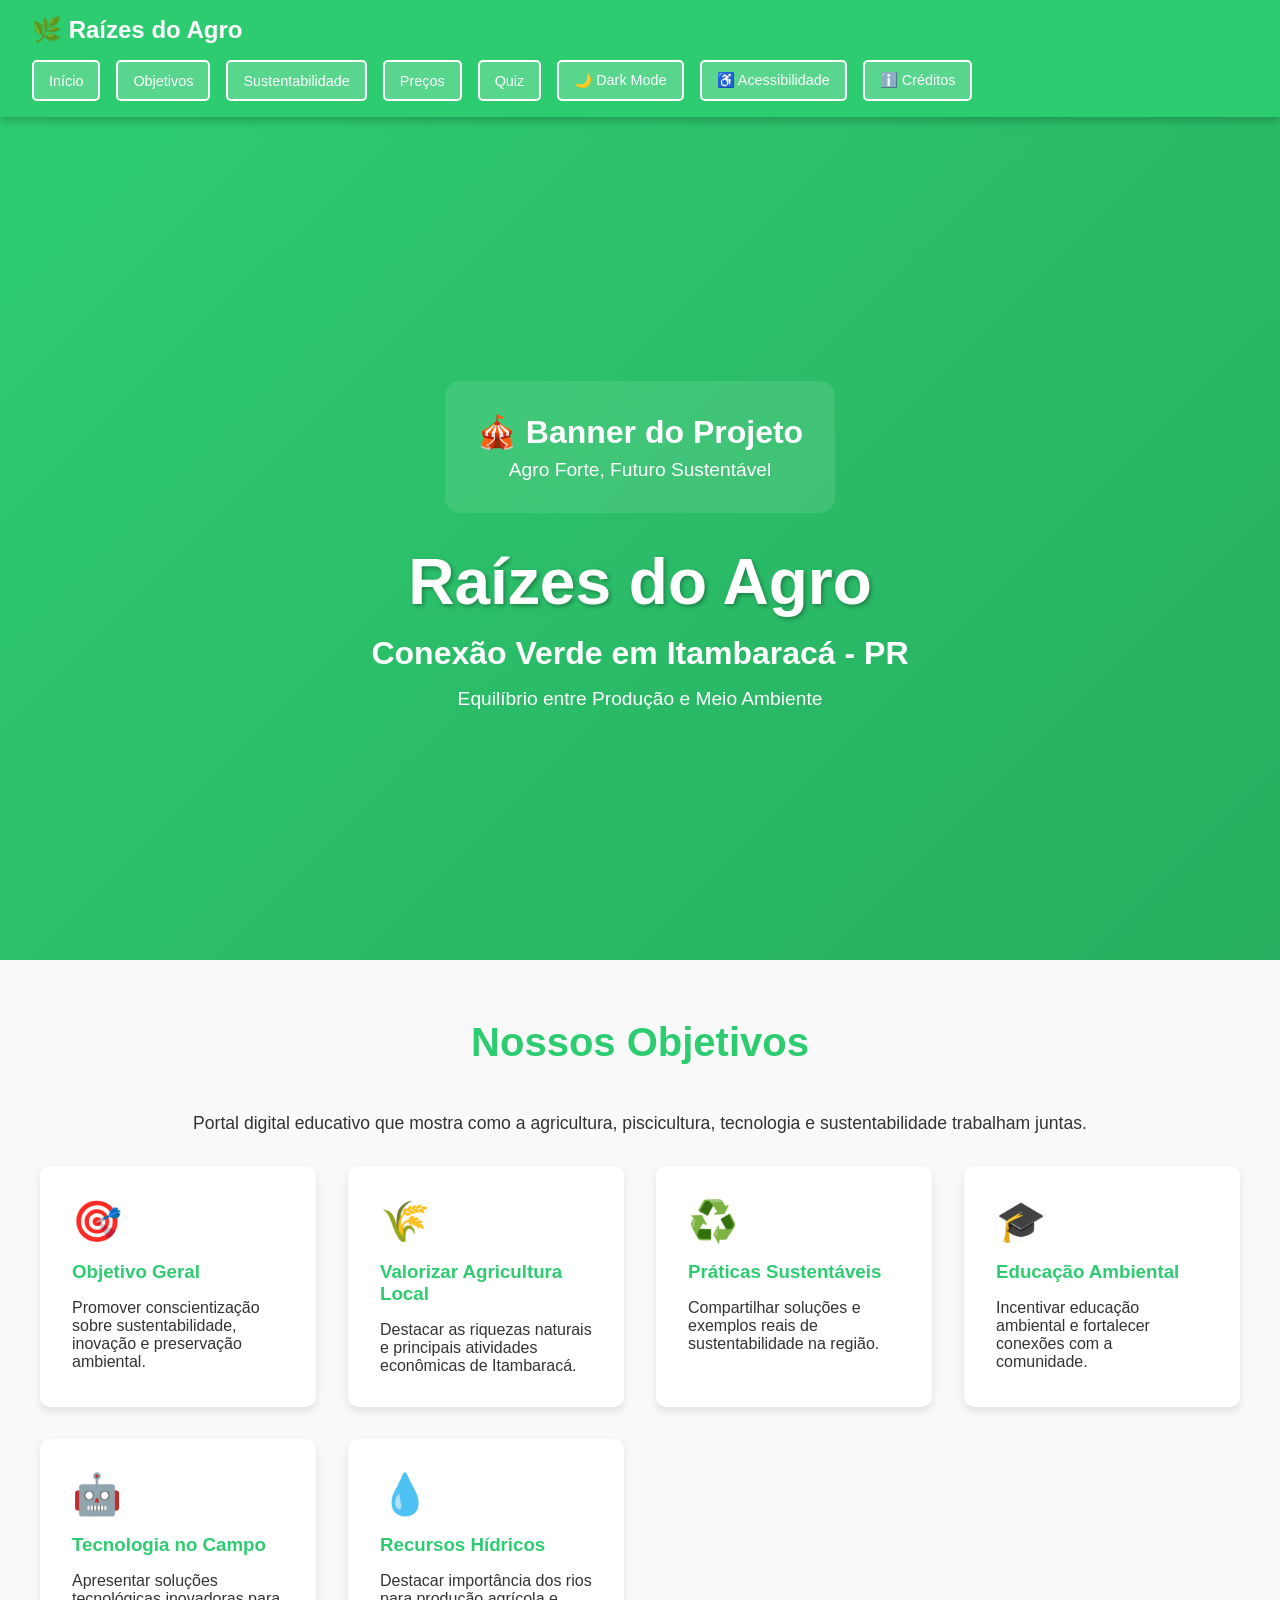
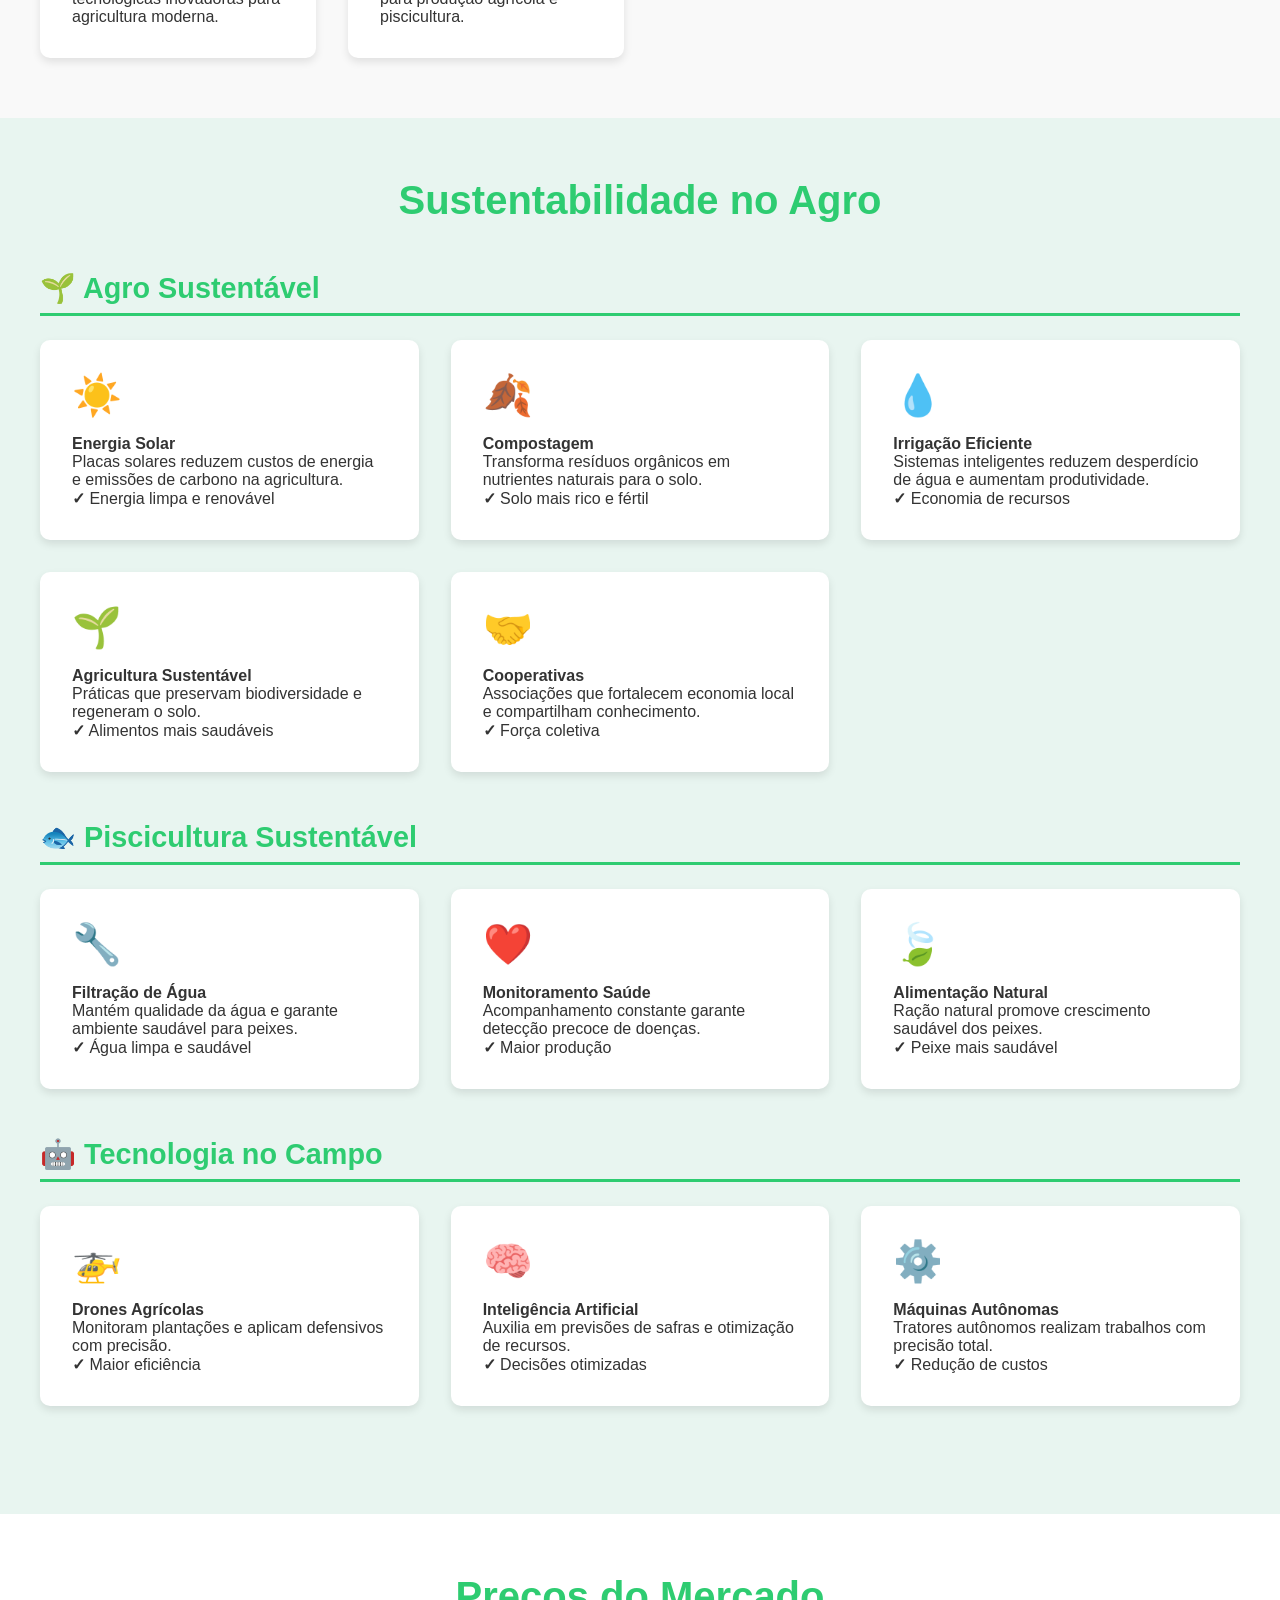
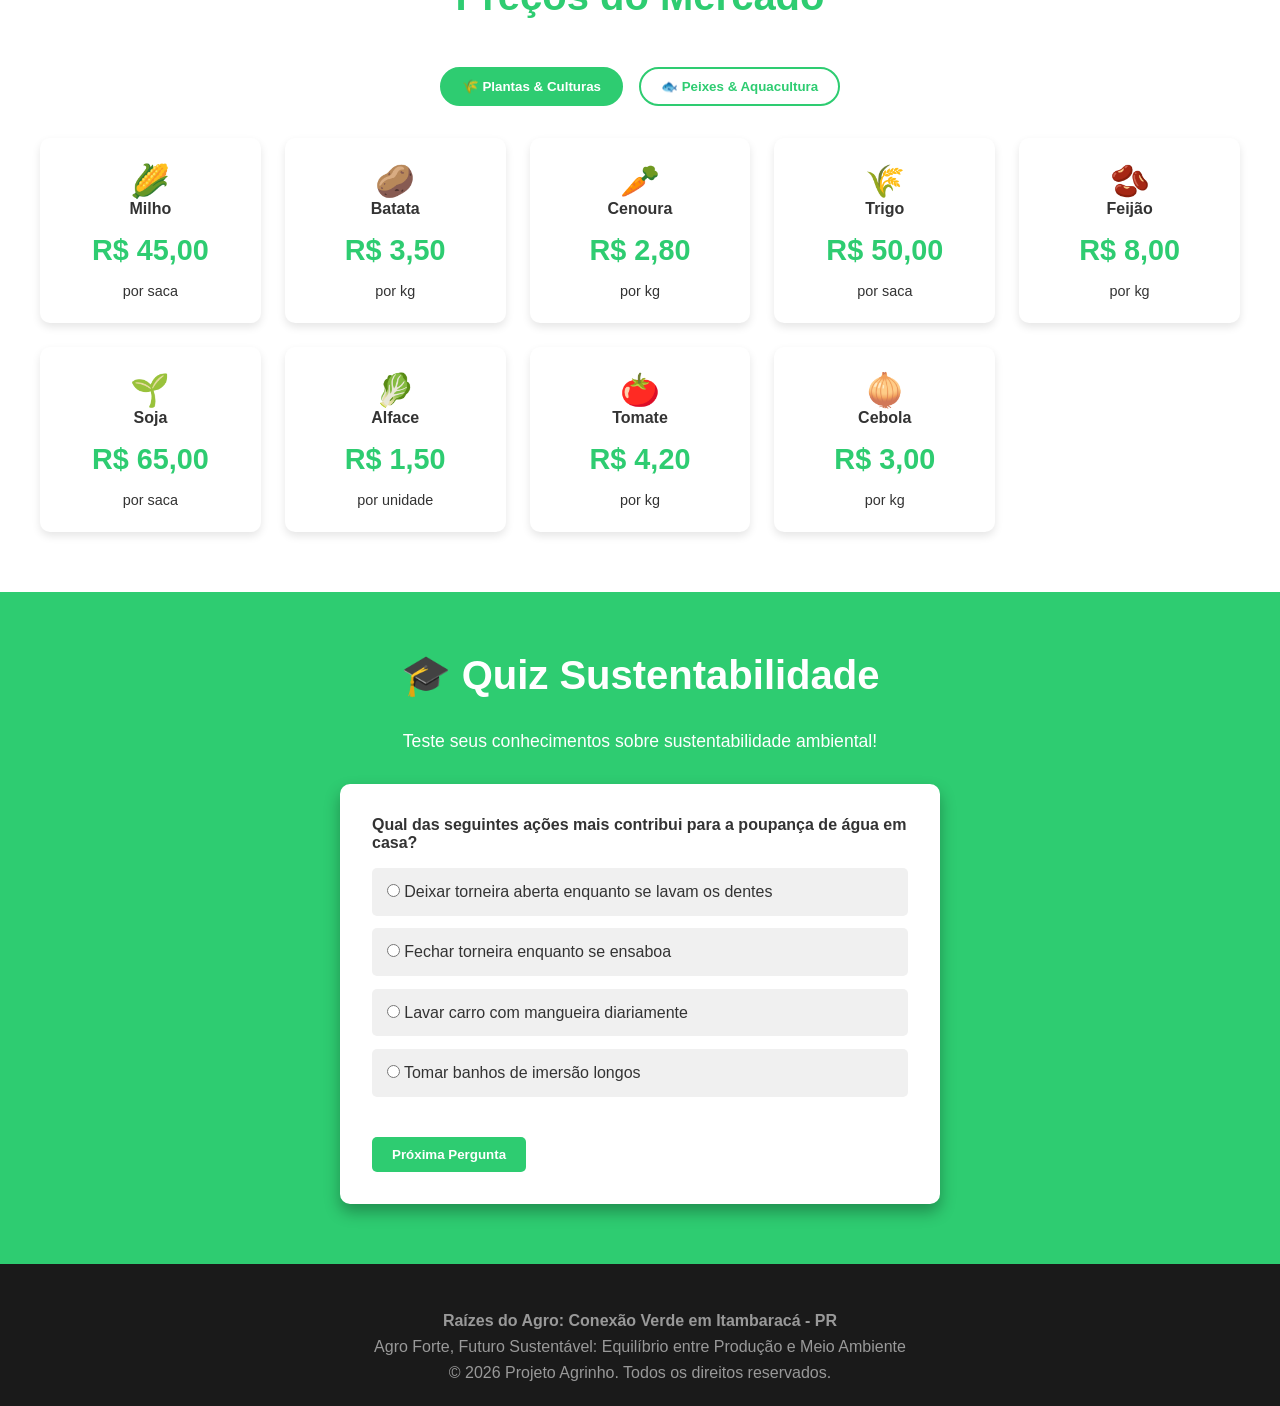
<file: index.html>
<!DOCTYPE html>
<html lang="pt-BR">
<head>
    <meta charset="UTF-8">
    <meta name="viewport" content="width=device-width, initial-scale=1.0">
    <title>Raízes do Agro</title>
    <style>
        * {margin: 0; padding: 0; box-sizing: border-box;}
        html {scroll-behavior: smooth;}
        body {font-family: 'Segoe UI', Tahoma, Geneva, Verdana, sans-serif; background: #f0f0f0; color: #333; transition: 0.3s;}
        body.dark {background: #1a1a1a; color: #fff;}
        
        .navbar {background: #2ecc71; padding: 1rem 2rem; position: fixed; top: 0; width: 100%; z-index: 1000; box-shadow: 0 4px 8px rgba(0,0,0,0.2);}
        .navbar h1 {font-size: 1.5rem; color: white; margin-bottom: 1rem;}
        .nav-buttons {display: flex; gap: 1rem; flex-wrap: wrap;}
        .nav-btn {background: rgba(255,255,255,0.2); border: 2px solid white; color: white; padding: 10px 15px; border-radius: 5px; cursor: pointer; font-size: 0.9rem; transition: 0.3s;}
        .nav-btn:hover {background: white; color: #2ecc71;}
        
        .hero {background: linear-gradient(135deg, #2ecc71, #27ae60); color: white; padding: 150px 2rem 80px; text-align: center; min-height: 100vh; display: flex; flex-direction: column; justify-content: center; align-items: center; margin-top: 60px;}
        .hero h1 {font-size: 4rem; margin-bottom: 1rem; text-shadow: 2px 2px 4px rgba(0,0,0,0.3);}
        .hero h2 {font-size: 2rem; margin-bottom: 1rem;}
        .hero p {font-size: 1.2rem; max-width: 600px; margin: 0 auto;}
        
        .section {padding: 60px 2rem;}
        .section-title {font-size: 2.5rem; color: #2ecc71; text-align: center; margin-bottom: 3rem;}
        .container {max-width: 1200px; margin: 0 auto;}
        
        .objectives {display: grid; grid-template-columns: repeat(auto-fit, minmax(250px, 1fr)); gap: 2rem;}
        .card {background: white; padding: 2rem; border-radius: 10px; box-shadow: 0 4px 8px rgba(0,0,0,0.1); transition: 0.3s;}
        body.dark .card {background: #2a2a2a;}
        .card:hover {transform: translateY(-5px); box-shadow: 0 8px 16px rgba(46, 204, 113, 0.3);}
        .card h3 {color: #2ecc71; margin-bottom: 1rem;}
        .card-icon {font-size: 2.5rem; margin-bottom: 1rem;}
        
        .sustain-grid {display: grid; grid-template-columns: repeat(auto-fit, minmax(300px, 1fr)); gap: 2rem; margin-bottom: 3rem;}
        .sustain-title {font-size: 1.8rem; color: #2ecc71; margin-bottom: 1.5rem; border-bottom: 3px solid #2ecc71; padding-bottom: 0.5rem;}
        
        .precos-section {background: #fff;}
        body.dark .precos-section {background: #1a1a1a;}
        .tabs {display: flex; gap: 1rem; justify-content: center; margin-bottom: 2rem; flex-wrap: wrap;}
        .tab-btn {padding: 10px 20px; border: 2px solid #2ecc71; background: transparent; color: #2ecc71; border-radius: 25px; cursor: pointer; font-weight: 600; transition: 0.3s;}
        .tab-btn.active {background: #2ecc71; color: white;}
        .tab-content {display: none;}
        .tab-content.active {display: grid; grid-template-columns: repeat(auto-fit, minmax(200px, 1fr)); gap: 1.5rem;}
        .price-card {background: white; padding: 1.5rem; border-radius: 10px; text-align: center; box-shadow: 0 4px 8px rgba(0,0,0,0.1);}
        body.dark .price-card {background: #2a2a2a;}
        .price-value {font-size: 1.8rem; color: #2ecc71; font-weight: 700; margin: 1rem 0;}
        
        .quiz-section {background: #2ecc71; color: white; padding: 60px 2rem;}
        .quiz-container {max-width: 600px; background: white; color: #333; padding: 2rem; border-radius: 10px; margin: 0 auto; box-shadow: 0 8px 16px rgba(0,0,0,0.3);}
        .quiz-q {margin-bottom: 1.5rem;}
        .quiz-q h4 {margin-bottom: 1rem;}
        .quiz-options {display: flex; flex-direction: column; gap: 0.8rem;}
        .quiz-option {padding: 0.8rem; background: #f0f0f0; border: 2px solid transparent; border-radius: 5px; cursor: pointer; transition: 0.3s;}
        .quiz-option:hover {border-color: #2ecc71; background: #e8f8f0;}
        .quiz-option.correct {background: #d4edda; border-color: #28a745;}
        .quiz-option.incorrect {background: #f8d7da; border-color: #dc3545;}
        .btn-answer {background: #2ecc71; color: white; padding: 10px 20px; border: none; border-radius: 5px; cursor: pointer; margin-top: 1rem; font-weight: 600;}
        .btn-answer:hover {background: #27ae60;}
        
        .modal {display: none; position: fixed; z-index: 2000; top: 0; left: 0; width: 100%; height: 100%; background: rgba(0,0,0,0.5);}
        .modal-content {background: white; margin: 10% auto; padding: 2rem; border-radius: 10px; max-width: 500px; box-shadow: 0 8px 16px rgba(0,0,0,0.3);}
        body.dark .modal-content {background: #2a2a2a;}
        .modal-close {float: right; font-size: 2rem; cursor: pointer; color: #aaa;}
        .modal-close:hover {color: #2ecc71;}
        
        .footer {background: #1a1a1a; color: #999; padding: 3rem 2rem 1rem; text-align: center;}
        .footer p {margin-bottom: 0.5rem;}
        
        @media (max-width: 768px) {
            .hero h1 {font-size: 2rem;}
            .hero h2 {font-size: 1.5rem;}
            .section-title {font-size: 1.8rem;}
        }
    </style>
</head>
<body>
    <!-- Navigation -->
    <nav class="navbar">
        <h1>🌿 Raízes do Agro</h1>
        <div class="nav-buttons">
            <button class="nav-btn" onclick="scrollTo('inicio')">Início</button>
            <button class="nav-btn" onclick="scrollTo('objetivos')">Objetivos</button>
            <button class="nav-btn" onclick="scrollTo('sustentavel')">Sustentabilidade</button>
            <button class="nav-btn" onclick="scrollTo('precos')">Preços</button>
            <button class="nav-btn" onclick="scrollTo('quiz')">Quiz</button>
            <button class="nav-btn" onclick="toggleDarkMode()">🌙 Dark Mode</button>
            <button class="nav-btn" onclick="openModal('accessibility')">♿ Acessibilidade</button>
            <button class="nav-btn" onclick="openModal('credits')">ℹ️ Créditos</button>
        </div>
    </nav>

    <!-- Hero Section -->
    <section class="hero" id="inicio">
        <div style="background: rgba(255,255,255,0.1); padding: 2rem; border-radius: 15px; margin-bottom: 2rem;">
            <h2 style="font-size: 2rem; margin-bottom: 0.5rem;">🎪 Banner do Projeto</h2>
            <p>Agro Forte, Futuro Sustentável</p>
        </div>
        <h1>Raízes do Agro</h1>
        <h2>Conexão Verde em Itambaracá - PR</h2>
        <p>Equilíbrio entre Produção e Meio Ambiente</p>
    </section>

    <!-- Objetivos Section -->
    <section class="section" id="objetivos" style="background: #f9f9f9;">
        <div class="container">
            <h2 class="section-title">Nossos Objetivos</h2>
            <p style="text-align: center; margin-bottom: 2rem; font-size: 1.1rem;">Portal digital educativo que mostra como a agricultura, piscicultura, tecnologia e sustentabilidade trabalham juntas.</p>
            
            <div class="objectives">
                <div class="card">
                    <div class="card-icon">🎯</div>
                    <h3>Objetivo Geral</h3>
                    <p>Promover conscientização sobre sustentabilidade, inovação e preservação ambiental.</p>
                </div>
                <div class="card">
                    <div class="card-icon">🌾</div>
                    <h3>Valorizar Agricultura Local</h3>
                    <p>Destacar as riquezas naturais e principais atividades econômicas de Itambaracá.</p>
                </div>
                <div class="card">
                    <div class="card-icon">♻️</div>
                    <h3>Práticas Sustentáveis</h3>
                    <p>Compartilhar soluções e exemplos reais de sustentabilidade na região.</p>
                </div>
                <div class="card">
                    <div class="card-icon">🎓</div>
                    <h3>Educação Ambiental</h3>
                    <p>Incentivar educação ambiental e fortalecer conexões com a comunidade.</p>
                </div>
                <div class="card">
                    <div class="card-icon">🤖</div>
                    <h3>Tecnologia no Campo</h3>
                    <p>Apresentar soluções tecnológicas inovadoras para agricultura moderna.</p>
                </div>
                <div class="card">
                    <div class="card-icon">💧</div>
                    <h3>Recursos Hídricos</h3>
                    <p>Destacar importância dos rios para produção agrícola e piscicultura.</p>
                </div>
            </div>
        </div>
    </section>

    <!-- Sustentabilidade Section -->
    <section class="section" id="sustentavel" style="background: #e8f5f0;">
        <div class="container">
            <h2 class="section-title">Sustentabilidade no Agro</h2>
            
            <!-- Agro Sustentável -->
            <div style="margin-bottom: 3rem;">
                <h3 class="sustain-title">🌱 Agro Sustentável</h3>
                <div class="sustain-grid">
                    <div class="card">
                        <div class="card-icon">☀️</div>
                        <h4>Energia Solar</h4>
                        <p>Placas solares reduzem custos de energia e emissões de carbono na agricultura.</p>
                        <p><strong>✓</strong> Energia limpa e renovável</p>
                    </div>
                    <div class="card">
                        <div class="card-icon">🍂</div>
                        <h4>Compostagem</h4>
                        <p>Transforma resíduos orgânicos em nutrientes naturais para o solo.</p>
                        <p><strong>✓</strong> Solo mais rico e fértil</p>
                    </div>
                    <div class="card">
                        <div class="card-icon">💧</div>
                        <h4>Irrigação Eficiente</h4>
                        <p>Sistemas inteligentes reduzem desperdício de água e aumentam produtividade.</p>
                        <p><strong>✓</strong> Economia de recursos</p>
                    </div>
                    <div class="card">
                        <div class="card-icon">🌱</div>
                        <h4>Agricultura Sustentável</h4>
                        <p>Práticas que preservam biodiversidade e regeneram o solo.</p>
                        <p><strong>✓</strong> Alimentos mais saudáveis</p>
                    </div>
                    <div class="card">
                        <div class="card-icon">🤝</div>
                        <h4>Cooperativas</h4>
                        <p>Associações que fortalecem economia local e compartilham conhecimento.</p>
                        <p><strong>✓</strong> Força coletiva</p>
                    </div>
                </div>
            </div>

            <!-- Piscicultura Sustentável -->
            <div style="margin-bottom: 3rem;">
                <h3 class="sustain-title">🐟 Piscicultura Sustentável</h3>
                <div class="sustain-grid" style="grid-template-columns: repeat(auto-fit, minmax(280px, 1fr));">
                    <div class="card">
                        <div class="card-icon">🔧</div>
                        <h4>Filtração de Água</h4>
                        <p>Mantém qualidade da água e garante ambiente saudável para peixes.</p>
                        <p><strong>✓</strong> Água limpa e saudável</p>
                    </div>
                    <div class="card">
                        <div class="card-icon">❤️</div>
                        <h4>Monitoramento Saúde</h4>
                        <p>Acompanhamento constante garante detecção precoce de doenças.</p>
                        <p><strong>✓</strong> Maior produção</p>
                    </div>
                    <div class="card">
                        <div class="card-icon">🍃</div>
                        <h4>Alimentação Natural</h4>
                        <p>Ração natural promove crescimento saudável dos peixes.</p>
                        <p><strong>✓</strong> Peixe mais saudável</p>
                    </div>
                </div>
            </div>

            <!-- Tecnologia no Campo -->
            <div>
                <h3 class="sustain-title">🤖 Tecnologia no Campo</h3>
                <div class="sustain-grid" style="grid-template-columns: repeat(auto-fit, minmax(280px, 1fr));">
                    <div class="card">
                        <div class="card-icon">🚁</div>
                        <h4>Drones Agrícolas</h4>
                        <p>Monitoram plantações e aplicam defensivos com precisão.</p>
                        <p><strong>✓</strong> Maior eficiência</p>
                    </div>
                    <div class="card">
                        <div class="card-icon">🧠</div>
                        <h4>Inteligência Artificial</h4>
                        <p>Auxilia em previsões de safras e otimização de recursos.</p>
                        <p><strong>✓</strong> Decisões otimizadas</p>
                    </div>
                    <div class="card">
                        <div class="card-icon">⚙️</div>
                        <h4>Máquinas Autônomas</h4>
                        <p>Tratores autônomos realizam trabalhos com precisão total.</p>
                        <p><strong>✓</strong> Redução de custos</p>
                    </div>
                </div>
            </div>
        </div>
    </section>

    <!-- Preços Section -->
    <section class="section precos-section" id="precos">
        <div class="container">
            <h2 class="section-title">Preços do Mercado</h2>
            
            <div class="tabs">
                <button class="tab-btn active" onclick="showTab('plantas')">🌾 Plantas & Culturas</button>
                <button class="tab-btn" onclick="showTab('peixes')">🐟 Peixes & Aquacultura</button>
            </div>

            <!-- Plantas -->
            <div id="plantas" class="tab-content active">
                <div class="price-card">
                    <div style="font-size: 2rem;">🌽</div>
                    <h4>Milho</h4>
                    <p class="price-value">R$ 45,00</p>
                    <p style="font-size: 0.9rem;">por saca</p>
                </div>
                <div class="price-card">
                    <div style="font-size: 2rem;">🥔</div>
                    <h4>Batata</h4>
                    <p class="price-value">R$ 3,50</p>
                    <p style="font-size: 0.9rem;">por kg</p>
                </div>
                <div class="price-card">
                    <div style="font-size: 2rem;">🥕</div>
                    <h4>Cenoura</h4>
                    <p class="price-value">R$ 2,80</p>
                    <p style="font-size: 0.9rem;">por kg</p>
                </div>
                <div class="price-card">
                    <div style="font-size: 2rem;">🌾</div>
                    <h4>Trigo</h4>
                    <p class="price-value">R$ 50,00</p>
                    <p style="font-size: 0.9rem;">por saca</p>
                </div>
                <div class="price-card">
                    <div style="font-size: 2rem;">🫘</div>
                    <h4>Feijão</h4>
                    <p class="price-value">R$ 8,00</p>
                    <p style="font-size: 0.9rem;">por kg</p>
                </div>
                <div class="price-card">
                    <div style="font-size: 2rem;">🌱</div>
                    <h4>Soja</h4>
                    <p class="price-value">R$ 65,00</p>
                    <p style="font-size: 0.9rem;">por saca</p>
                </div>
                <div class="price-card">
                    <div style="font-size: 2rem;">🥬</div>
                    <h4>Alface</h4>
                    <p class="price-value">R$ 1,50</p>
                    <p style="font-size: 0.9rem;">por unidade</p>
                </div>
                <div class="price-card">
                    <div style="font-size: 2rem;">🍅</div>
                    <h4>Tomate</h4>
                    <p class="price-value">R$ 4,20</p>
                    <p style="font-size: 0.9rem;">por kg</p>
                </div>
                <div class="price-card">
                    <div style="font-size: 2rem;">🧅</div>
                    <h4>Cebola</h4>
                    <p class="price-value">R$ 3,00</p>
                    <p style="font-size: 0.9rem;">por kg</p>
                </div>
            </div>

            <!-- Peixes -->
            <div id="peixes" class="tab-content">
                <div class="price-card">
                    <div style="font-size: 2rem;">🐟</div>
                    <h4>Tilápia</h4>
                    <p class="price-value">R$ 18,00</p>
                    <p style="font-size: 0.9rem;">por kg</p>
                </div>
                <div class="price-card">
                    <div style="font-size: 2rem;">🐠</div>
                    <h4>Pintado</h4>
                    <p class="price-value">R$ 22,00</p>
                    <p style="font-size: 0.9rem;">por kg</p>
                </div>
                <div class="price-card">
                    <div style="font-size: 2rem;">🐟</div>
                    <h4>Pirarucu</h4>
                    <p class="price-value">R$ 28,00</p>
                    <p style="font-size: 0.9rem;">por kg</p>
                </div>
                <div class="price-card">
                    <div style="font-size: 2rem;">🦐</div>
                    <h4>Camarão</h4>
                    <p class="price-value">R$ 35,00</p>
                    <p style="font-size: 0.9rem;">por kg</p>
                </div>
                <div class="price-card">
                    <div style="font-size: 2rem;">🐠</div>
                    <h4>Pacu</h4>
                    <p class="price-value">R$ 16,00</p>
                    <p style="font-size: 0.9rem;">por kg</p>
                </div>
                <div class="price-card">
                    <div style="font-size: 2rem;">🐟</div>
                    <h4>Truta</h4>
                    <p class="price-value">R$ 32,00</p>
                    <p style="font-size: 0.9rem;">por kg</p>
                </div>
                <div class="price-card">
                    <div style="font-size: 2rem;">🦑</div>
                    <h4>Lula</h4>
                    <p class="price-value">R$ 25,00</p>
                    <p style="font-size: 0.9rem;">por kg</p>
                </div>
                <div class="price-card">
                    <div style="font-size: 2rem;">🐚</div>
                    <h4>Ostras</h4>
                    <p class="price-value">R$ 40,00</p>
                    <p style="font-size: 0.9rem;">por kg</p>
                </div>
            </div>
        </div>
    </section>

    <!-- Quiz Section -->
    <section class="quiz-section" id="quiz">
        <div class="container">
            <h2 class="section-title" style="color: white; margin-bottom: 2rem;">🎓 Quiz Sustentabilidade</h2>
            <p style="text-align: center; font-size: 1.1rem; margin-bottom: 2rem;">Teste seus conhecimentos sobre sustentabilidade ambiental!</p>
            
            <div class="quiz-container" id="quizContainer">
                <div class="quiz-q" id="quizQ"></div>
                <button class="btn-answer" onclick="nextQuestion()">Próxima Pergunta</button>
            </div>
        </div>
    </section>

    <!-- Footer -->
    <footer class="footer">
        <p><strong>Raízes do Agro: Conexão Verde em Itambaracá - PR</strong></p>
        <p>Agro Forte, Futuro Sustentável: Equilíbrio entre Produção e Meio Ambiente</p>
        <p>&copy; 2026 Projeto Agrinho. Todos os direitos reservados.</p>
    </footer>

    <!-- Modals -->
    <div id="accessibilityModal" class="modal">
        <div class="modal-content">
            <span class="modal-close" onclick="closeModal('accessibility')">&times;</span>
            <h2>♿ Acessibilidade</h2>
            <label style="display: block; padding: 0.8rem; margin: 0.5rem 0; background: #f0f0f0; border-radius: 5px; cursor: pointer;">
                <input type="checkbox" onchange="toggleFont()"> Aumentar Tamanho da Fonte
            </label>
            <label style="display: block; padding: 0.8rem; margin: 0.5rem 0; background: #f0f0f0; border-radius: 5px; cursor: pointer;">
                <input type="checkbox" onchange="toggleContrast()"> Alto Contraste
            </label>
        </div>
    </div>

    <div id="creditsModal" class="modal">
        <div class="modal-content">
            <span class="modal-close" onclick="closeModal('credits')">&times;</span>
            <h2>ℹ️ Créditos</h2>
            <h3>Projeto Agrinho 2026</h3>
            <p><strong>Tema:</strong> Agro Forte, Futuro Sustentável: Equilíbrio entre Produção e Meio Ambiente</p>
            <h4 style="margin-top: 1rem;">Desenvolvimento</h4>
            <p>Desenvolvido em HTML, CSS e JavaScript</p>
            <h4 style="margin-top: 1rem;">Conteúdo</h4>
            <p>Informações sobre agricultura, piscicultura e sustentabilidade em Itambaracá, PR</p>
            <h4 style="margin-top: 1rem;">Objetivo</h4>
            <p>Portal digital educativo que promove conscientização sobre sustentabilidade, inovação e preservação ambiental.</p>
        </div>
    </div>

    <script>
        // Quiz Questions
        const quizQuestions = [
            {
                question: "Qual das seguintes ações mais contribui para a poupança de água em casa?",
                options: ["Deixar torneira aberta enquanto se lavam os dentes", "Fechar torneira enquanto se ensaboa", "Lavar carro com mangueira diariamente", "Tomar banhos de imersão longos"],
                correct: 1
            },
            {
                question: "Qual atitude ajuda a preservar o meio ambiente?",
                options: ["Deixar torneira aberta", "Jogar lixo nas ruas", "Reciclar papel, plástico e vidro", "Queimar folhas secas"],
                correct: 2
            },
            {
                question: "O que significa o conceito dos '3 Rs' da sustentabilidade?",
                options: ["Rapidez, Força e Riqueza", "Reduzir, Reutilizar e Reciclar", "Recolher, Esconder e Reter", "Reparar, Comprar e Reclamar"],
                correct: 1
            },
            {
                question: "Qual fonte de energia é limpa e renovável?",
                options: ["Carvão", "Petróleo", "Energia Solar", "Gás natural"],
                correct: 2
            },
            {
                question: "Qual benefício de plantar árvores na cidade?",
                options: ["Aumenta poluição", "Proporciona sombra e ar mais limpo", "Aumenta lixo", "Diminui espaço para brincar"],
                correct: 1
            }
        ];

        let currentQuestion = 0;
        let score = 0;

        function loadQuiz() {
            const q = quizQuestions[currentQuestion];
            let html = `<h4>${q.question}</h4><div class="quiz-options">`;
            q.options.forEach((opt, i) => {
                html += `<label class="quiz-option"><input type="radio" name="ans" value="${i}"> ${opt}</label>`;
            });
            html += `</div>`;
            document.getElementById('quizQ').innerHTML = html;
        }

        function nextQuestion() {
            const ans = document.querySelector('input[name="ans"]:checked');
            if (!ans) { alert('Selecione uma resposta!'); return; }
            
            if (parseInt(ans.value) === quizQuestions[currentQuestion].correct) {
                score++;
                alert('✓ Correto!');
            } else {
                alert('✗ Incorreto! Resposta correta: ' + quizQuestions[currentQuestion].options[quizQuestions[currentQuestion].correct]);
            }
            
            currentQuestion++;
            if (currentQuestion < quizQuestions.length) {
                loadQuiz();
            } else {
                const perc = Math.round((score / quizQuestions.length) * 100);
                document.getElementById('quizContainer').innerHTML = `<h3>Resultado: ${score}/${quizQuestions.length} (${perc}%)</h3><button class="btn-answer" onclick="location.reload()">Recomeçar Quiz</button>`;
            }
        }

        function scrollTo(id) {
            document.getElementById(id).scrollIntoView({behavior: 'smooth'});
        }

        function toggleDarkMode() {
            document.body.classList.toggle('dark');
            localStorage.setItem('darkMode', document.body.classList.contains('dark'));
        }

        function toggleFont() {
            document.body.style.fontSize = document.body.style.fontSize === '20px' ? '16px' : '20px';
        }

        function toggleContrast() {
            document.body.style.filter = document.body.style.filter === 'contrast(1.5)' ? 'contrast(1)' : 'contrast(1.5)';
        }

        function openModal(id) {
            document.getElementById(id + 'Modal').style.display = 'block';
        }

        function closeModal(id) {
            document.getElementById(id + 'Modal').style.display = 'none';
        }

        function showTab(tab) {
            document.querySelectorAll('.tab-content').forEach(t => t.classList.remove('active'));
            document.querySelectorAll('.tab-btn').forEach(b => b.classList.remove('active'));
            document.getElementById(tab).classList.add('active');
            event.target.classList.add('active');
        }

        window.onclick = function(e) {
            if (e.target.classList.contains('modal')) e.target.style.display = 'none';
        }

        if (localStorage.getItem('darkMode') === 'true') document.body.classList.add('dark');
        loadQuiz();
    </script>
</body>
</html>
</file>
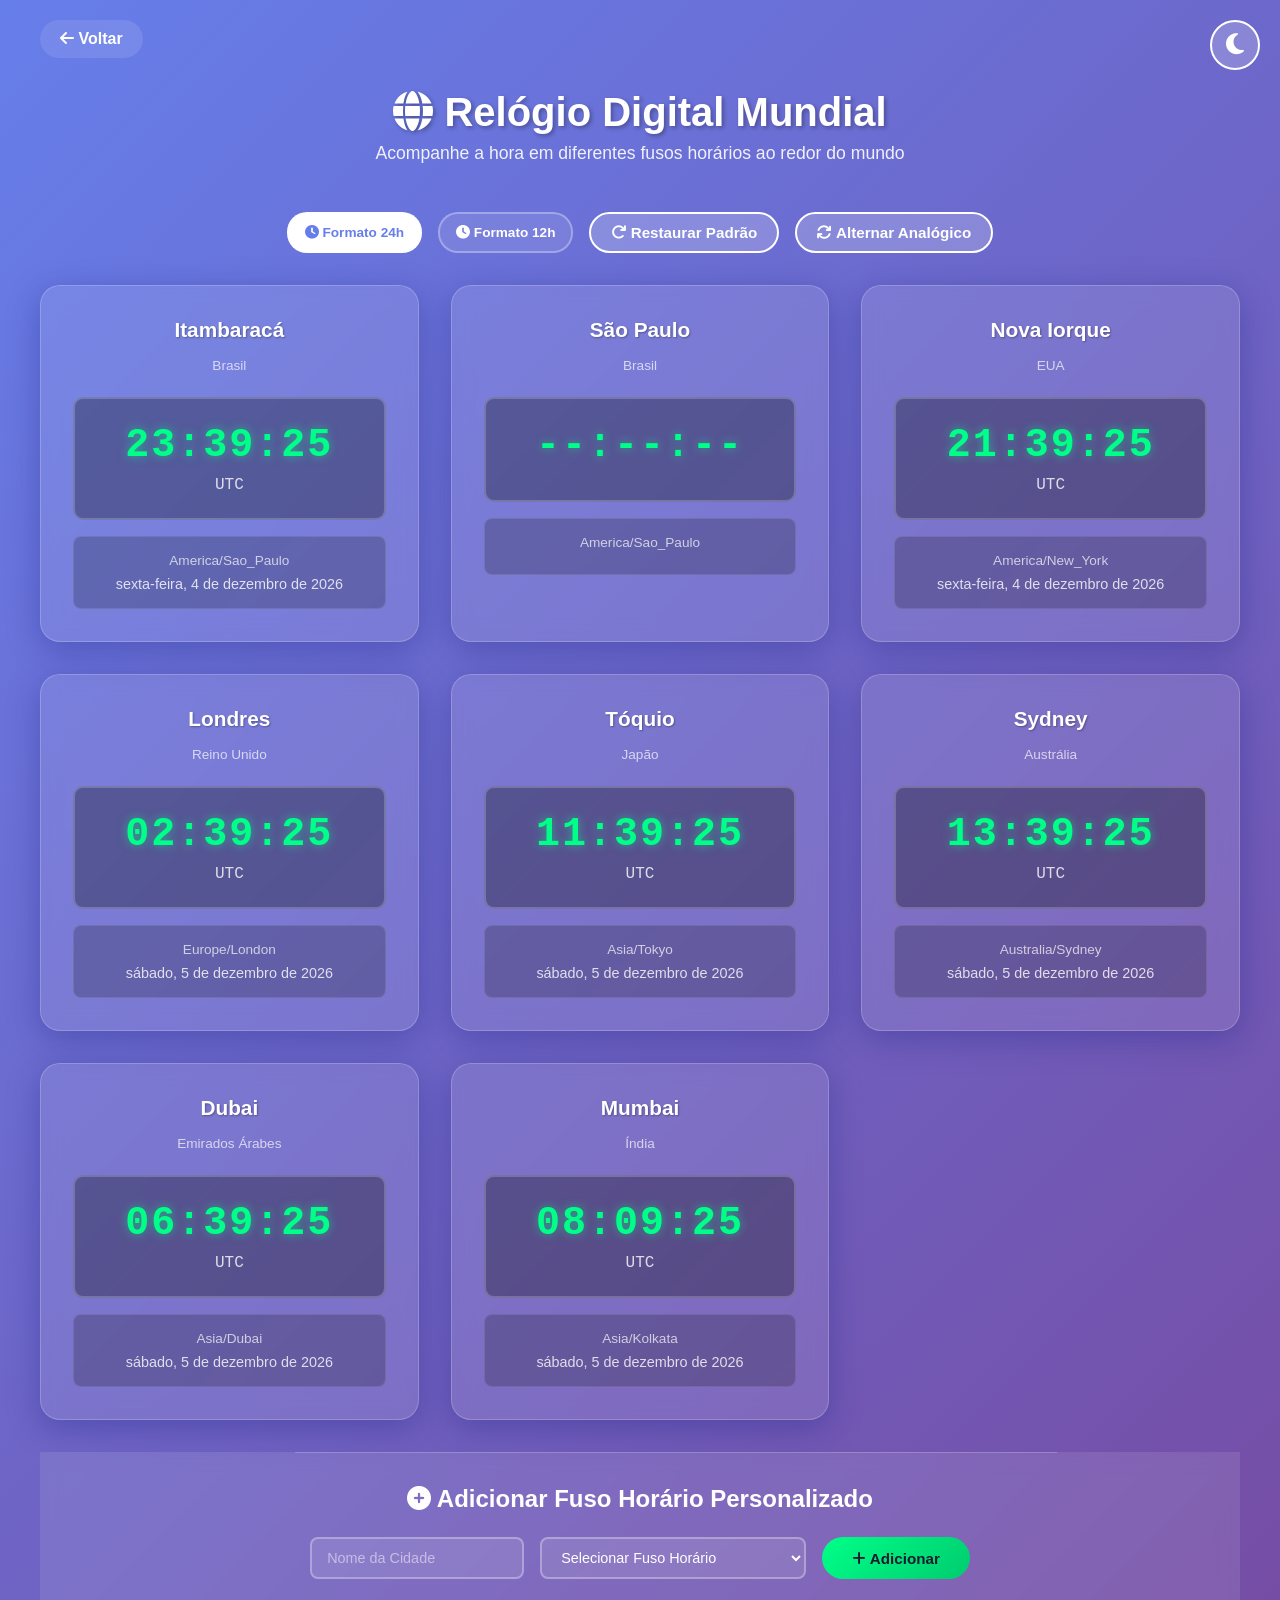
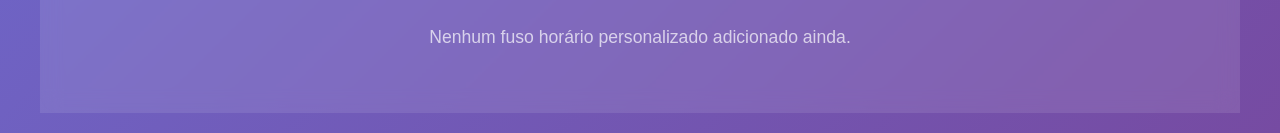
<file: world-clock.html>
<!DOCTYPE html>
<html lang="pt-BR">
<head>
    <meta charset="UTF-8">
    <meta name="viewport" content="width=device-width, initial-scale=1.0">
    <title>Relógio Digital Mundial - Raízes do Agro</title>
    <link rel="stylesheet" href="https://cdnjs.cloudflare.com/ajax/libs/font-awesome/6.4.0/css/all.min.css">
    <style>
        * {
            margin: 0;
            padding: 0;
            box-sizing: border-box;
        }

        body {
            font-family: 'Segoe UI', Tahoma, Geneva, Verdana, sans-serif;
            background: linear-gradient(135deg, #667eea 0%, #764ba2 100%);
            min-height: 100vh;
            display: flex;
            justify-content: center;
            align-items: center;
            padding: 20px;
            transition: all 0.3s ease;
        }

        body.dark-mode {
            background: linear-gradient(135deg, #1a1a2e 0%, #16213e 100%);
        }

        .container {
            max-width: 1200px;
            width: 100%;
        }

        .header {
            text-align: center;
            margin-bottom: 3rem;
            color: white;
        }

        .header h1 {
            font-size: 2.5rem;
            margin-bottom: 0.5rem;
            text-shadow: 2px 2px 4px rgba(0, 0, 0, 0.3);
            animation: slideDown 0.6s ease;
        }

        .header p {
            font-size: 1.1rem;
            opacity: 0.9;
            animation: fadeIn 0.8s ease;
        }

        .controls {
            display: flex;
            justify-content: center;
            gap: 1rem;
            margin-bottom: 2rem;
            flex-wrap: wrap;
        }

        .btn {
            background: rgba(255, 255, 255, 0.2);
            border: 2px solid white;
            color: white;
            padding: 10px 20px;
            border-radius: 25px;
            cursor: pointer;
            font-weight: 600;
            transition: all 0.3s ease;
            font-size: 0.95rem;
        }

        .btn:hover {
            background: white;
            color: #667eea;
            transform: translateY(-2px);
            box-shadow: 0 10px 30px rgba(0, 0, 0, 0.2);
        }

        .btn.active {
            background: white;
            color: #667eea;
        }

        .clocks-grid {
            display: grid;
            grid-template-columns: repeat(auto-fit, minmax(280px, 1fr));
            gap: 2rem;
            margin-bottom: 2rem;
        }

        .clock-card {
            background: rgba(255, 255, 255, 0.1);
            backdrop-filter: blur(10px);
            border-radius: 20px;
            padding: 2rem;
            border: 1px solid rgba(255, 255, 255, 0.2);
            box-shadow: 0 8px 32px 0 rgba(31, 38, 135, 0.37);
            transition: all 0.3s ease;
            animation: slideUp 0.6s ease forwards;
            opacity: 0;
        }

        .clock-card:nth-child(1) { animation-delay: 0.1s; }
        .clock-card:nth-child(2) { animation-delay: 0.2s; }
        .clock-card:nth-child(3) { animation-delay: 0.3s; }
        .clock-card:nth-child(4) { animation-delay: 0.4s; }
        .clock-card:nth-child(5) { animation-delay: 0.5s; }
        .clock-card:nth-child(6) { animation-delay: 0.6s; }
        .clock-card:nth-child(7) { animation-delay: 0.7s; }
        .clock-card:nth-child(8) { animation-delay: 0.8s; }

        .clock-card:hover {
            transform: translateY(-10px);
            background: rgba(255, 255, 255, 0.15);
            box-shadow: 0 15px 50px 0 rgba(31, 38, 135, 0.5);
        }

        body.dark-mode .clock-card {
            background: rgba(255, 255, 255, 0.05);
            border: 1px solid rgba(255, 255, 255, 0.1);
        }

        .city-name {
            text-align: center;
            color: white;
            font-size: 1.3rem;
            font-weight: 700;
            margin-bottom: 1rem;
            text-shadow: 1px 1px 2px rgba(0, 0, 0, 0.3);
        }

        .city-region {
            text-align: center;
            color: rgba(255, 255, 255, 0.7);
            font-size: 0.85rem;
            margin-bottom: 1.5rem;
        }

        .digital-clock {
            background: rgba(0, 0, 0, 0.3);
            border-radius: 10px;
            padding: 1.5rem;
            text-align: center;
            margin-bottom: 1rem;
            border: 2px solid rgba(255, 255, 255, 0.2);
        }

        .time-display {
            font-size: 2.5rem;
            font-weight: 700;
            color: #00ff88;
            font-family: 'Courier New', monospace;
            letter-spacing: 2px;
            text-shadow: 0 0 10px rgba(0, 255, 136, 0.5);
            animation: glow 2s ease-in-out infinite;
        }

        .time-format {
            font-size: 1rem;
            color: rgba(255, 255, 255, 0.8);
            margin-top: 0.5rem;
            font-family: 'Courier New', monospace;
        }

        .analog-clock {
            width: 200px;
            height: 200px;
            border-radius: 50%;
            background: rgba(0, 0, 0, 0.2);
            border: 3px solid rgba(255, 255, 255, 0.3);
            position: relative;
            margin: 0 auto 1.5rem;
            box-shadow: inset 0 0 20px rgba(0, 0, 0, 0.3), 0 0 20px rgba(0, 255, 136, 0.2);
        }

        .clock-center {
            width: 12px;
            height: 12px;
            background: #00ff88;
            border-radius: 50%;
            position: absolute;
            top: 50%;
            left: 50%;
            transform: translate(-50%, -50%);
            z-index: 10;
            box-shadow: 0 0 8px rgba(0, 255, 136, 0.8);
        }

        .hand {
            position: absolute;
            bottom: 50%;
            left: 50%;
            transform-origin: bottom center;
            border-radius: 10px;
        }

        .hour-hand {
            width: 6px;
            height: 50px;
            background: rgba(255, 255, 255, 0.9);
            margin-left: -3px;
        }

        .minute-hand {
            width: 4px;
            height: 70px;
            background: rgba(255, 255, 255, 0.8);
            margin-left: -2px;
        }

        .second-hand {
            width: 2px;
            height: 80px;
            background: #00ff88;
            margin-left: -1px;
        }

        .clock-label {
            position: absolute;
            width: 100%;
            text-align: center;
            color: rgba(255, 255, 255, 0.6);
            font-size: 0.7rem;
            font-weight: 600;
        }

        .clock-label.top { top: 10px; }
        .clock-label.right { right: 15px; top: 50%; transform: translateY(-50%); }
        .clock-label.bottom { bottom: 10px; }
        .clock-label.left { left: 15px; top: 50%; transform: translateY(-50%); }

        .date-time-info {
            background: rgba(0, 0, 0, 0.2);
            border-radius: 8px;
            padding: 1rem;
            text-align: center;
            color: rgba(255, 255, 255, 0.9);
            font-size: 0.9rem;
            border: 1px solid rgba(255, 255, 255, 0.1);
        }

        .time-zone {
            color: rgba(255, 255, 255, 0.7);
            font-size: 0.85rem;
            margin-bottom: 0.5rem;
        }

        .date-display {
            color: rgba(255, 255, 255, 0.8);
            font-size: 0.9rem;
            margin-top: 0.5rem;
        }

        .add-timezone-section {
            background: rgba(255, 255, 255, 0.1);
            border-radius: 20px;
            padding: 2rem;
            border: 1px solid rgba(255, 255, 255, 0.2);
            margin-top: 2rem;
            text-align: center;
            backdrop-filter: blur(10px);
        }

        .add-timezone-section h2 {
            color: white;
            margin-bottom: 1.5rem;
            font-size: 1.5rem;
        }

        .timezone-input-group {
            display: flex;
            gap: 1rem;
            margin-bottom: 1rem;
            flex-wrap: wrap;
            justify-content: center;
        }

        .timezone-input-group input,
        .timezone-input-group select {
            padding: 10px 15px;
            border: 2px solid rgba(255, 255, 255, 0.3);
            border-radius: 8px;
            background: rgba(255, 255, 255, 0.1);
            color: white;
            font-size: 0.9rem;
        }

        .timezone-input-group input::placeholder {
            color: rgba(255, 255, 255, 0.5);
        }

        .timezone-input-group input:focus,
        .timezone-input-group select:focus {
            outline: none;
            border-color: #00ff88;
            background: rgba(255, 255, 255, 0.15);
            box-shadow: 0 0 10px rgba(0, 255, 136, 0.3);
        }

        .timezone-input-group select {
            cursor: pointer;
        }

        .timezone-input-group select option {
            background: #667eea;
            color: white;
        }

        body.dark-mode .timezone-input-group select option {
            background: #1a1a2e;
        }

        .btn-add {
            background: linear-gradient(135deg, #00ff88, #00cc6e);
            color: #1a1a2e;
            border: none;
            padding: 10px 30px;
            border-radius: 25px;
            cursor: pointer;
            font-weight: 700;
            transition: all 0.3s ease;
            font-size: 0.95rem;
        }

        .btn-add:hover {
            transform: translateY(-2px);
            box-shadow: 0 10px 30px rgba(0, 255, 136, 0.4);
        }

        .remove-btn {
            background: rgba(255, 70, 70, 0.2);
            border: 2px solid rgba(255, 70, 70, 0.5);
            color: #ff6b6b;
            padding: 0.5rem 1rem;
            border-radius: 8px;
            cursor: pointer;
            font-weight: 600;
            font-size: 0.85rem;
            transition: all 0.3s ease;
            margin-top: 1rem;
        }

        .remove-btn:hover {
            background: rgba(255, 70, 70, 0.4);
            box-shadow: 0 5px 15px rgba(255, 70, 70, 0.3);
        }

        .format-toggle {
            display: flex;
            justify-content: center;
            gap: 0.5rem;
            margin-bottom: 1rem;
        }

        .format-btn {
            background: rgba(255, 255, 255, 0.1);
            border: 2px solid rgba(255, 255, 255, 0.3);
            color: white;
            padding: 8px 16px;
            border-radius: 20px;
            cursor: pointer;
            font-weight: 600;
            font-size: 0.85rem;
            transition: all 0.3s ease;
        }

        .format-btn.active {
            background: white;
            color: #667eea;
        }

        @keyframes slideDown {
            from {
                opacity: 0;
                transform: translateY(-30px);
            }
            to {
                opacity: 1;
                transform: translateY(0);
            }
        }

        @keyframes slideUp {
            from {
                opacity: 0;
                transform: translateY(30px);
            }
            to {
                opacity: 1;
                transform: translateY(0);
            }
        }

        @keyframes fadeIn {
            from { opacity: 0; }
            to { opacity: 1; }
        }

        @keyframes glow {
            0%, 100% { text-shadow: 0 0 10px rgba(0, 255, 136, 0.5); }
            50% { text-shadow: 0 0 20px rgba(0, 255, 136, 0.8); }
        }

        .empty-message {
            text-align: center;
            color: rgba(255, 255, 255, 0.7);
            padding: 2rem;
            font-size: 1.1rem;
        }

        @media (max-width: 768px) {
            .header h1 {
                font-size: 1.8rem;
            }

            .clocks-grid {
                grid-template-columns: 1fr;
            }

            .time-display {
                font-size: 2rem;
            }

            .analog-clock {
                width: 160px;
                height: 160px;
            }

            .hour-hand { height: 40px; }
            .minute-hand { height: 55px; }
            .second-hand { height: 65px; }
        }

        .dark-mode-toggle {
            position: fixed;
            top: 20px;
            right: 20px;
            background: rgba(255, 255, 255, 0.2);
            border: 2px solid white;
            color: white;
            width: 50px;
            height: 50px;
            border-radius: 50%;
            cursor: pointer;
            font-size: 1.5rem;
            transition: all 0.3s ease;
            z-index: 1000;
        }

        .dark-mode-toggle:hover {
            background: white;
            color: #667eea;
            transform: rotate(20deg);
        }

        .back-link {
            display: inline-block;
            color: white;
            text-decoration: none;
            font-weight: 600;
            margin-bottom: 2rem;
            padding: 10px 20px;
            background: rgba(255, 255, 255, 0.1);
            border-radius: 20px;
            transition: all 0.3s ease;
        }

        .back-link:hover {
            background: rgba(255, 255, 255, 0.2);
            transform: translateX(-5px);
        }
    </style>
</head>
<body>
    <button class="dark-mode-toggle" id="darkModeToggle">
        <i class="fas fa-moon"></i>
    </button>

    <div class="container">
        <a href="index.html" class="back-link">
            <i class="fas fa-arrow-left"></i> Voltar
        </a>

        <div class="header">
            <h1><i class="fas fa-globe"></i> Relógio Digital Mundial</h1>
            <p>Acompanhe a hora em diferentes fusos horários ao redor do mundo</p>
        </div>

        <div class="controls">
            <button class="btn format-btn active" onclick="setFormat('24h')">
                <i class="fas fa-clock"></i> Formato 24h
            </button>
            <button class="btn format-btn" onclick="setFormat('12h')">
                <i class="fas fa-clock"></i> Formato 12h
            </button>
            <button class="btn" onclick="resetClocks()">
                <i class="fas fa-redo"></i> Restaurar Padrão
            </button>
            <button class="btn" onclick="toggleAnalogClocks()">
                <i class="fas fa-sync"></i> Alternar Analógico
            </button>
        </div>

        <div id="clocksContainer" class="clocks-grid">
            <!-- Clocks will be generated here -->
        </div>

        <div class="add-timezone-section">
            <h2><i class="fas fa-plus-circle"></i> Adicionar Fuso Horário Personalizado</h2>
            <div class="timezone-input-group">
                <input type="text" id="cityInput" placeholder="Nome da Cidade">
                <select id="timezoneSelect">
                    <option value="">Selecionar Fuso Horário</option>
                </select>
                <button class="btn-add" onclick="addCustomTimezone()">
                    <i class="fas fa-plus"></i> Adicionar
                </button>
            </div>
            <div id="customClocksContainer"></div>
        </div>
    </div>

    <script>
        // Default timezones
        const defaultTimezones = [
            { city: 'Itambaracá', region: 'Brasil', timezone: 'America/Sao_Paulo' },
            { city: 'São Paulo', region: 'Brasil', timezone: 'America/Sao_Paulo' },
            { city: 'Nova Iorque', region: 'EUA', timezone: 'America/New_York' },
            { city: 'Londres', region: 'Reino Unido', timezone: 'Europe/London' },
            { city: 'Tóquio', region: 'Japão', timezone: 'Asia/Tokyo' },
            { city: 'Sydney', region: 'Austrália', timezone: 'Australia/Sydney' },
            { city: 'Dubai', region: 'Emirados Árabes', timezone: 'Asia/Dubai' },
            { city: 'Mumbai', region: 'Índia', timezone: 'Asia/Kolkata' }
        ];

        let customTimezones = [];
        let showAnalogClocks = false;
        let timeFormat = '24h';

        // All timezones for select dropdown
        const allTimezones = [
            'UTC',
            'America/Los_Angeles',
            'America/Denver',
            'America/Chicago',
            'America/New_York',
            'America/Sao_Paulo',
            'America/Argentina/Buenos_Aires',
            'Europe/London',
            'Europe/Paris',
            'Europe/Berlin',
            'Europe/Moscow',
            'Africa/Cairo',
            'Africa/Johannesburg',
            'Asia/Dubai',
            'Asia/Kolkata',
            'Asia/Bangkok',
            'Asia/Shanghai',
            'Asia/Tokyo',
            'Australia/Sydney',
            'Pacific/Auckland'
        ];

        // Initialize dark mode toggle
        const darkModeToggle = document.getElementById('darkModeToggle');
        darkModeToggle.addEventListener('click', () => {
            document.body.classList.toggle('dark-mode');
            localStorage.setItem('worldClockDarkMode', document.body.classList.contains('dark-mode'));
            updateDarkModeIcon();
        });

        function updateDarkModeIcon() {
            if (document.body.classList.contains('dark-mode')) {
                darkModeToggle.innerHTML = '<i class="fas fa-sun"></i>';
            } else {
                darkModeToggle.innerHTML = '<i class="fas fa-moon"></i>';
            }
        }

        // Load dark mode preference
        if (localStorage.getItem('worldClockDarkMode') === 'true') {
            document.body.classList.add('dark-mode');
            updateDarkModeIcon();
        }

        // Populate timezone select
        function populateTimezoneSelect() {
            const select = document.getElementById('timezoneSelect');
            allTimezones.forEach(tz => {
                const option = document.createElement('option');
                option.value = tz;
                option.textContent = tz;
                select.appendChild(option);
            });
        }

        // Create clock card
        function createClockCard(city, region, timezone, customId = null) {
            const card = document.createElement('div');
            card.className = 'clock-card';
            card.id = customId || `clock-${timezone}`;

            card.innerHTML = `
                <div class="city-name">${city}</div>
                <div class="city-region">${region}</div>
                
                <div class="analog-clock" style="display: ${showAnalogClocks ? 'block' : 'none'};">
                    <div class="hand hour-hand" id="hour-${customId || timezone}"></div>
                    <div class="hand minute-hand" id="minute-${customId || timezone}"></div>
                    <div class="hand second-hand" id="second-${customId || timezone}"></div>
                    <div class="clock-center"></div>
                    <div class="clock-label top">12</div>
                    <div class="clock-label right">3</div>
                    <div class="clock-label bottom">6</div>
                    <div class="clock-label left">9</div>
                </div>

                <div class="digital-clock">
                    <div class="time-display" id="time-${customId || timezone}">--:--:--</div>
                    <div class="time-format" id="format-${customId || timezone}"></div>
                </div>

                <div class="date-time-info">
                    <div class="time-zone">${timezone}</div>
                    <div class="date-display" id="date-${customId || timezone}"></div>
                </div>

                ${customId ? `<button class="remove-btn" onclick="removeCustomTimezone('${customId}')"><i class="fas fa-trash"></i> Remover</button>` : ''}
            `;

            return card;
        }

        // Update clock
        function updateClock(city, region, timezone, customId = null) {
            const elementId = customId || timezone;
            
            try {
                const now = new Date();
                const formatter = new Intl.DateTimeFormat('pt-BR', {
                    timeZone: timezone,
                    hour12: timeFormat === '12h',
                    hour: '2-digit',
                    minute: '2-digit',
                    second: '2-digit'
                });

                const dateFormatter = new Intl.DateTimeFormat('pt-BR', {
                    timeZone: timezone,
                    weekday: 'long',
                    year: 'numeric',
                    month: 'long',
                    day: 'numeric'
                });

                const timeParts = formatter.formatToParts(now);
                let timeString = '';
                let period = '';

                for (let part of timeParts) {
                    if (part.type === 'dayPeriod') {
                        period = part.value;
                    } else if (part.type !== 'literal') {
                        timeString += part.value;
                    } else {
                        timeString += ':';
                    }
                }

                const timeDisplay = document.getElementById(`time-${elementId}`);
                if (timeDisplay) {
                    timeDisplay.textContent = timeString.replace(/:\s*$/, '');
                }

                const formatDisplay = document.getElementById(`format-${elementId}`);
                if (formatDisplay) {
                    formatDisplay.textContent = period || (timeFormat === '24h' ? 'UTC' : '');
                }

                const dateDisplay = document.getElementById(`date-${elementId}`);
                if (dateDisplay) {
                    dateDisplay.textContent = dateFormatter.format(now);
                }

                // Update analog clock if visible
                if (showAnalogClocks) {
                    updateAnalogClock(now, timezone, elementId);
                }
            } catch (error) {
                console.error(`Error updating clock for ${timezone}:`, error);
            }
        }

        // Update analog clock hands
        function updateAnalogClock(now, timezone, elementId) {
            const formatter = new Intl.DateTimeFormat('en-US', {
                timeZone: timezone,
                hour: '2-digit',
                minute: '2-digit',
                second: '2-digit',
                hour12: false
            });

            const timeParts = formatter.formatToParts(now);
            let hours = 0, minutes = 0, seconds = 0;

            for (let part of timeParts) {
                if (part.type === 'hour') hours = parseInt(part.value);
                else if (part.type === 'minute') minutes = parseInt(part.value);
                else if (part.type === 'second') seconds = parseInt(part.value);
            }

            const secondDegrees = (seconds / 60) * 360;
            const minuteDegrees = (minutes / 60) * 360 + (seconds / 60) * 6;
            const hourDegrees = (hours % 12 / 12) * 360 + (minutes / 60) * 30;

            const hourHand = document.getElementById(`hour-${elementId}`);
            const minuteHand = document.getElementById(`minute-${elementId}`);
            const secondHand = document.getElementById(`second-${elementId}`);

            if (hourHand) hourHand.style.transform = `rotate(${hourDegrees}deg)`;
            if (minuteHand) minuteHand.style.transform = `rotate(${minuteDegrees}deg)`;
            if (secondHand) secondHand.style.transform = `rotate(${secondDegrees}deg)`;
        }

        // Set time format
        function setFormat(format) {
            timeFormat = format;
            document.querySelectorAll('.format-btn').forEach(btn => {
                btn.classList.remove('active');
            });
            event.target.closest('.format-btn').classList.add('active');

            // Update all clocks
            defaultTimezones.forEach(tz => {
                updateClock(tz.city, tz.region, tz.timezone);
            });
            customTimezones.forEach(tz => {
                updateClock(tz.city, tz.region, tz.timezone, tz.id);
            });
        }

        // Add custom timezone
        function addCustomTimezone() {
            const cityInput = document.getElementById('cityInput');
            const timezoneSelect = document.getElementById('timezoneSelect');

            const city = cityInput.value.trim();
            const timezone = timezoneSelect.value;

            if (!city || !timezone) {
                alert('Por favor, preencha a cidade e selecione o fuso horário!');
                return;
            }

            const customId = `custom-${Date.now()}`;
            const customTz = {
                id: customId,
                city: city,
                region: 'Personalizado',
                timezone: timezone
            };

            customTimezones.push(customTz);
            renderCustomClocks();

            // Save to localStorage
            localStorage.setItem('customTimezones', JSON.stringify(customTimezones));

            cityInput.value = '';
            timezoneSelect.value = '';
        }

        // Remove custom timezone
        function removeCustomTimezone(customId) {
            customTimezones = customTimezones.filter(tz => tz.id !== customId);
            renderCustomClocks();

            // Save to localStorage
            localStorage.setItem('customTimezones', JSON.stringify(customTimezones));
        }

        // Render custom clocks
        function renderCustomClocks() {
            const container = document.getElementById('customClocksContainer');
            container.innerHTML = '';

            if (customTimezones.length === 0) {
                container.innerHTML = '<div class="empty-message">Nenhum fuso horário personalizado adicionado ainda.</div>';
                return;
            }

            const grid = document.createElement('div');
            grid.className = 'clocks-grid';

            customTimezones.forEach(tz => {
                const card = createClockCard(tz.city, tz.region, tz.timezone, tz.id);
                grid.appendChild(card);
            });

            container.appendChild(grid);

            // Update custom clocks immediately
            customTimezones.forEach(tz => {
                updateClock(tz.city, tz.region, tz.timezone, tz.id);
            });
        }

        // Reset to default clocks
        function resetClocks() {
            customTimezones = [];
            localStorage.removeItem('customTimezones');
            renderCustomClocks();
        }

        // Toggle analog clocks
        function toggleAnalogClocks() {
            showAnalogClocks = !showAnalogClocks;
            document.querySelectorAll('.analog-clock').forEach(clock => {
                clock.style.display = showAnalogClocks ? 'block' : 'none';
            });
        }

        // Initialize
        function init() {
            populateTimezoneSelect();

            // Load custom timezones from localStorage
            const saved = localStorage.getItem('customTimezones');
            if (saved) {
                customTimezones = JSON.parse(saved);
            }

            // Render default clocks
            const container = document.getElementById('clocksContainer');
            defaultTimezones.forEach(tz => {
                const card = createClockCard(tz.city, tz.region, tz.timezone);
                container.appendChild(card);
            });

            // Render custom clocks
            renderCustomClocks();

            // Update all clocks immediately and then every second
            updateAllClocks();
            setInterval(updateAllClocks, 1000);
        }

        // Update all clocks
        function updateAllClocks() {
            defaultTimezones.forEach(tz => {
                updateClock(tz.city, tz.region, tz.timezone);
            });
            customTimezones.forEach(tz => {
                updateClock(tz.city, tz.region, tz.timezone, tz.id);
            });
        }

        // Start
        init();
    </script>
</body>
</html>
</file>
